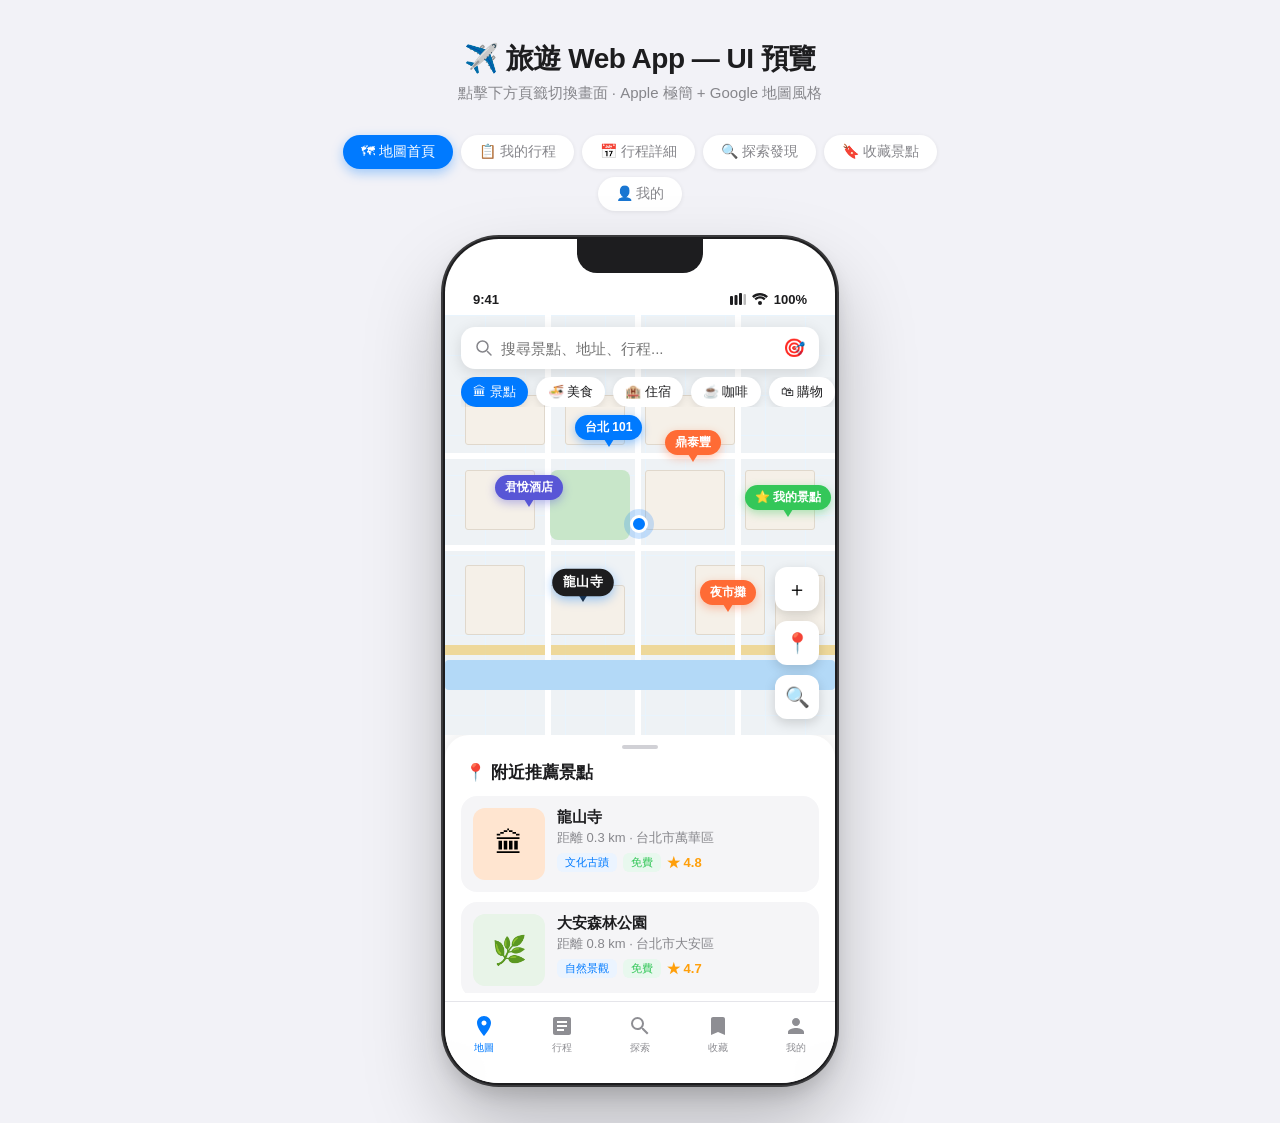
<file: index.html>
<!DOCTYPE html>
<html lang="zh-TW">
<head>
<meta charset="UTF-8">
<meta name="viewport" content="width=device-width, initial-scale=1.0">
<title>旅遊 Web App — UI 預覽</title>
<style>
  * { margin: 0; padding: 0; box-sizing: border-box; }

  body {
    font-family: -apple-system, BlinkMacSystemFont, 'SF Pro Display', 'Helvetica Neue', sans-serif;
    background: #F2F2F7;
    display: flex;
    flex-direction: column;
    align-items: center;
    min-height: 100vh;
    padding: 40px 20px;
  }

  /* ── Header ── */
  .page-header {
    text-align: center;
    margin-bottom: 32px;
  }
  .page-header h1 {
    font-size: 28px;
    font-weight: 700;
    color: #1D1D1F;
    letter-spacing: -0.5px;
  }
  .page-header p {
    font-size: 15px;
    color: #86868B;
    margin-top: 6px;
  }

  /* ── Screen Nav Tabs ── */
  .screen-tabs {
    display: flex;
    gap: 8px;
    flex-wrap: wrap;
    justify-content: center;
    margin-bottom: 28px;
    max-width: 680px;
  }
  .tab-btn {
    padding: 8px 18px;
    border-radius: 20px;
    border: none;
    font-size: 14px;
    font-weight: 500;
    cursor: pointer;
    background: #FFFFFF;
    color: #86868B;
    transition: all 0.2s;
    box-shadow: 0 1px 4px rgba(0,0,0,0.08);
  }
  .tab-btn.active {
    background: #007AFF;
    color: #FFFFFF;
    box-shadow: 0 4px 12px rgba(0,122,255,0.35);
  }

  /* ── Phone Frame ── */
  .phone-wrapper {
    perspective: 1000px;
  }
  .phone {
    width: 390px;
    height: 844px;
    background: #FFFFFF;
    border-radius: 54px;
    box-shadow:
      0 0 0 2px #1D1D1F,
      0 0 0 4px #3A3A3C,
      0 40px 80px rgba(0,0,0,0.25),
      0 10px 20px rgba(0,0,0,0.15);
    overflow: hidden;
    position: relative;
    display: flex;
    flex-direction: column;
  }

  /* Notch */
  .phone::before {
    content: '';
    position: absolute;
    top: 0; left: 50%;
    transform: translateX(-50%);
    width: 126px; height: 34px;
    background: #1D1D1F;
    border-radius: 0 0 20px 20px;
    z-index: 100;
  }

  /* Screen */
  .screen {
    display: none;
    flex: 1;
    flex-direction: column;
    overflow: hidden;
    padding-top: 48px;
  }
  .screen.active { display: flex; }

  /* ── Status Bar ── */
  .status-bar {
    display: flex;
    justify-content: space-between;
    align-items: center;
    padding: 0 28px 4px;
    font-size: 13px;
    font-weight: 600;
    color: #1D1D1F;
    height: 28px;
    flex-shrink: 0;
  }
  .status-right { display: flex; gap: 6px; align-items: center; }
  .status-right svg { width: 16px; height: 16px; }

  /* ── Scrollable Content ── */
  .scroll-content {
    flex: 1;
    overflow-y: auto;
    overflow-x: hidden;
  }
  .scroll-content::-webkit-scrollbar { display: none; }

  /* ── Bottom Nav ── */
  .bottom-nav {
    display: flex;
    background: rgba(255,255,255,0.92);
    backdrop-filter: blur(20px);
    border-top: 1px solid #E5E5EA;
    padding: 8px 0 24px;
    flex-shrink: 0;
  }
  .nav-item {
    flex: 1;
    display: flex;
    flex-direction: column;
    align-items: center;
    gap: 3px;
    cursor: pointer;
    padding: 4px 0;
  }
  .nav-item svg { width: 24px; height: 24px; }
  .nav-item span {
    font-size: 10px;
    font-weight: 500;
    color: #8E8E93;
  }
  .nav-item.active span { color: #007AFF; }
  .nav-item.active svg path, .nav-item.active svg rect, .nav-item.active svg circle {
    fill: #007AFF;
  }

  /* ────────────────────────────────
     SCREEN 1 — 地圖
  ──────────────────────────────── */
  .map-container {
    position: relative;
    height: 420px;
    flex-shrink: 0;
    background: #E8EAF0;
    overflow: hidden;
  }
  .map-bg {
    width: 100%; height: 100%;
    background:
      linear-gradient(#E8F4FD 1px, transparent 1px),
      linear-gradient(90deg, #E8F4FD 1px, transparent 1px),
      #EEF2F5;
    background-size: 40px 40px;
    position: relative;
  }
  /* Road lines */
  .map-road {
    position: absolute;
    background: #FFFFFF;
  }
  .map-road.h { height: 6px; width: 100%; }
  .map-road.v { width: 6px; height: 100%; }
  .map-road.h2 { height: 10px; width: 100%; background: #F0C040; opacity: 0.5; }
  /* Green parks */
  .map-park {
    position: absolute;
    background: #C8E6C9;
    border-radius: 8px;
  }
  /* Water */
  .map-water {
    position: absolute;
    background: #B3D9F7;
    border-radius: 4px;
  }
  /* Blocks */
  .map-block {
    position: absolute;
    background: #F5F0E8;
    border: 1px solid #E0D8CC;
    border-radius: 3px;
  }

  /* Map search bar */
  .map-search {
    position: absolute;
    top: 12px; left: 16px; right: 16px;
    z-index: 10;
    background: #FFFFFF;
    border-radius: 14px;
    padding: 10px 14px;
    display: flex;
    align-items: center;
    gap: 8px;
    box-shadow: 0 4px 16px rgba(0,0,0,0.12);
  }
  .map-search input {
    border: none; outline: none;
    font-size: 15px; color: #1D1D1F;
    flex: 1; background: transparent;
  }
  .map-search svg { width: 18px; height: 18px; flex-shrink: 0; }

  /* Category pills */
  .map-categories {
    position: absolute;
    top: 62px; left: 16px; right: 0;
    z-index: 10;
    display: flex;
    gap: 8px;
    overflow-x: auto;
    padding-right: 16px;
  }
  .map-categories::-webkit-scrollbar { display: none; }
  .cat-pill {
    display: flex; align-items: center; gap: 5px;
    background: #FFFFFF;
    border-radius: 20px;
    padding: 6px 12px;
    font-size: 13px; font-weight: 500;
    color: #1D1D1F;
    white-space: nowrap;
    box-shadow: 0 2px 8px rgba(0,0,0,0.1);
    flex-shrink: 0;
  }
  .cat-pill.selected { background: #007AFF; color: #FFF; }

  /* Map pins */
  .map-pin {
    position: absolute;
    display: flex;
    flex-direction: column;
    align-items: center;
    cursor: pointer;
    z-index: 5;
  }
  .pin-bubble {
    background: #007AFF;
    color: #FFF;
    border-radius: 20px;
    padding: 4px 10px;
    font-size: 12px;
    font-weight: 600;
    white-space: nowrap;
    box-shadow: 0 3px 10px rgba(0,122,255,0.4);
  }
  .pin-bubble.food { background: #FF6B35; box-shadow: 0 3px 10px rgba(255,107,53,0.4); }
  .pin-bubble.hotel { background: #5856D6; box-shadow: 0 3px 10px rgba(88,86,214,0.4); }
  .pin-bubble.saved { background: #34C759; box-shadow: 0 3px 10px rgba(52,199,89,0.4); }
  .pin-bubble.selected-pin {
    background: #1D1D1F;
    transform: scale(1.1);
  }
  .pin-tail {
    width: 0; height: 0;
    border-left: 5px solid transparent;
    border-right: 5px solid transparent;
    border-top: 8px solid #007AFF;
    margin-top: -1px;
  }
  .pin-tail.food { border-top-color: #FF6B35; }
  .pin-tail.hotel { border-top-color: #5856D6; }
  .pin-tail.saved { border-top-color: #34C759; }
  .pin-tail.selected-pin { border-top-color: #1D1D1F; }

  /* User location dot */
  .user-dot {
    position: absolute;
    width: 18px; height: 18px;
    background: #007AFF;
    border-radius: 50%;
    border: 3px solid #FFF;
    box-shadow: 0 0 0 6px rgba(0,122,255,0.2);
    z-index: 6;
  }

  /* Map FAB */
  .map-fab {
    position: absolute;
    right: 16px; bottom: 16px;
    z-index: 10;
    display: flex;
    flex-direction: column;
    gap: 10px;
  }
  .fab-btn {
    width: 44px; height: 44px;
    background: #FFFFFF;
    border-radius: 12px;
    display: flex; align-items: center; justify-content: center;
    box-shadow: 0 4px 12px rgba(0,0,0,0.15);
    cursor: pointer;
    font-size: 20px;
  }

  /* Bottom sheet */
  .bottom-sheet {
    background: #FFFFFF;
    border-radius: 24px 24px 0 0;
    flex: 1;
    padding: 0 0 8px;
    overflow: hidden;
    display: flex;
    flex-direction: column;
    box-shadow: 0 -4px 20px rgba(0,0,0,0.08);
  }
  .sheet-handle {
    width: 36px; height: 4px;
    background: #D1D1D6;
    border-radius: 2px;
    margin: 10px auto 12px;
    flex-shrink: 0;
  }
  .sheet-title {
    font-size: 17px; font-weight: 700;
    color: #1D1D1F;
    padding: 0 20px 12px;
    flex-shrink: 0;
  }
  .sheet-scroll {
    flex: 1;
    overflow-y: auto;
    padding: 0 16px;
  }
  .sheet-scroll::-webkit-scrollbar { display: none; }

  /* Spot card horizontal */
  .spot-card-h {
    display: flex;
    gap: 12px;
    padding: 12px;
    background: #F5F5F7;
    border-radius: 16px;
    margin-bottom: 10px;
    cursor: pointer;
    transition: transform 0.15s;
  }
  .spot-card-h:active { transform: scale(0.98); }
  .spot-thumb {
    width: 72px; height: 72px;
    border-radius: 12px;
    object-fit: cover;
    flex-shrink: 0;
    display: flex; align-items: center; justify-content: center;
    font-size: 28px;
  }
  .spot-info { flex: 1; min-width: 0; }
  .spot-name { font-size: 15px; font-weight: 600; color: #1D1D1F; }
  .spot-meta { font-size: 13px; color: #86868B; margin-top: 2px; }
  .spot-tags { display: flex; gap: 6px; margin-top: 6px; flex-wrap: wrap; }
  .spot-tag {
    font-size: 11px; font-weight: 500;
    padding: 2px 8px;
    border-radius: 6px;
    background: #E5E5EA;
    color: #3C3C43;
  }
  .spot-tag.blue { background: #EBF4FF; color: #007AFF; }
  .spot-tag.green { background: #E8F8EE; color: #34C759; }
  .spot-tag.orange { background: #FFF3EC; color: #FF6B35; }
  .spot-rating {
    font-size: 13px; font-weight: 600;
    color: #FF9F0A;
    display: flex; align-items: center; gap: 3px;
  }

  /* ────────────────────────────────
     SCREEN 2 — 行程列表
  ──────────────────────────────── */
  .screen-header {
    padding: 16px 20px 8px;
    flex-shrink: 0;
  }
  .screen-title {
    font-size: 28px; font-weight: 700;
    letter-spacing: -0.5px;
    color: #1D1D1F;
  }
  .screen-subtitle {
    font-size: 15px; color: #86868B;
    margin-top: 2px;
  }

  .trip-card {
    margin: 0 16px 16px;
    border-radius: 20px;
    overflow: hidden;
    background: #1D1D1F;
    cursor: pointer;
    transition: transform 0.2s;
    box-shadow: 0 8px 24px rgba(0,0,0,0.15);
  }
  .trip-card:active { transform: scale(0.98); }
  .trip-cover {
    height: 160px;
    display: flex; align-items: flex-end;
    padding: 16px;
    font-size: 60px;
    position: relative;
    overflow: hidden;
  }
  .trip-cover-japan { background: linear-gradient(135deg, #FF6B6B 0%, #FF8E53 100%); }
  .trip-cover-paris { background: linear-gradient(135deg, #8B5CF6 0%, #EC4899 100%); }
  .trip-cover-local { background: linear-gradient(135deg, #10B981 0%, #059669 100%); }
  .trip-cover-overlay {
    position: absolute; inset: 0;
    background: linear-gradient(to top, rgba(0,0,0,0.5), transparent);
  }
  .trip-cover-emoji {
    position: relative; z-index: 1; font-size: 48px; line-height: 1;
  }
  .trip-cover-badge {
    position: absolute; top: 14px; right: 14px; z-index: 2;
    background: rgba(255,255,255,0.25);
    backdrop-filter: blur(8px);
    border-radius: 20px;
    padding: 4px 12px;
    font-size: 12px; font-weight: 600;
    color: #FFF;
  }
  .trip-cover-badge.upcoming { background: rgba(52,199,89,0.85); }
  .trip-cover-badge.past { background: rgba(0,0,0,0.4); }
  .trip-info {
    padding: 16px;
    background: #FFFFFF;
  }
  .trip-name { font-size: 18px; font-weight: 700; color: #1D1D1F; }
  .trip-dates { font-size: 14px; color: #86868B; margin-top: 3px; }
  .trip-stats {
    display: flex; gap: 16px; margin-top: 12px;
    padding-top: 12px;
    border-top: 1px solid #F2F2F7;
  }
  .trip-stat { display: flex; align-items: center; gap: 5px; }
  .trip-stat span { font-size: 13px; color: #86868B; }
  .trip-stat strong { font-size: 13px; font-weight: 600; color: #1D1D1F; }

  /* Avatar stack */
  .avatars {
    display: flex; align-items: center;
    margin-left: auto;
  }
  .avatar {
    width: 24px; height: 24px;
    border-radius: 50%;
    border: 2px solid #FFF;
    margin-left: -8px;
    font-size: 12px;
    display: flex; align-items: center; justify-content: center;
    font-weight: 600; color: #FFF;
  }
  .av1 { background: #007AFF; margin-left: 0; }
  .av2 { background: #FF6B35; }
  .av3 { background: #34C759; }
  .av4 { background: #FF9F0A; }

  /* New trip button */
  .new-trip-btn {
    margin: 0 16px 16px;
    padding: 18px;
    border: 2px dashed #D1D1D6;
    border-radius: 20px;
    display: flex; align-items: center; justify-content: center; gap: 10px;
    cursor: pointer;
    color: #007AFF;
    font-size: 16px; font-weight: 600;
    transition: all 0.2s;
    background: #F5F5F7;
  }
  .new-trip-btn:hover { border-color: #007AFF; background: #EBF4FF; }

  /* ────────────────────────────────
     SCREEN 3 — 行程詳細
  ──────────────────────────────── */
  .detail-hero {
    height: 220px;
    background: linear-gradient(135deg, #FF6B6B 0%, #FF8E53 100%);
    position: relative;
    flex-shrink: 0;
    display: flex; align-items: flex-end;
    padding: 20px;
  }
  .detail-back {
    position: absolute; top: 52px; left: 16px;
    width: 36px; height: 36px;
    background: rgba(255,255,255,0.25);
    backdrop-filter: blur(8px);
    border-radius: 50%;
    display: flex; align-items: center; justify-content: center;
    cursor: pointer;
    font-size: 18px; color: #FFF;
  }
  .detail-title {
    font-size: 24px; font-weight: 700;
    color: #FFF;
    text-shadow: 0 2px 8px rgba(0,0,0,0.2);
    position: relative; z-index: 1;
  }
  .detail-subtitle {
    font-size: 14px; color: rgba(255,255,255,0.85);
    margin-top: 4px; position: relative; z-index: 1;
  }

  /* Day tabs */
  .day-tabs {
    display: flex;
    padding: 16px 16px 8px;
    gap: 8px;
    overflow-x: auto;
    flex-shrink: 0;
  }
  .day-tabs::-webkit-scrollbar { display: none; }
  .day-tab {
    display: flex; flex-direction: column; align-items: center;
    padding: 10px 16px;
    border-radius: 16px;
    cursor: pointer;
    flex-shrink: 0;
    background: #F5F5F7;
    min-width: 70px;
    transition: all 0.2s;
  }
  .day-tab.active { background: #1D1D1F; }
  .day-tab .day-num {
    font-size: 20px; font-weight: 700;
    color: #1D1D1F;
  }
  .day-tab.active .day-num { color: #FFF; }
  .day-tab .day-label {
    font-size: 11px; font-weight: 500;
    color: #86868B;
  }
  .day-tab.active .day-label { color: rgba(255,255,255,0.7); }
  .day-tab .weather-mini {
    font-size: 11px; margin-top: 4px;
    color: #86868B;
  }
  .day-tab.active .weather-mini { color: rgba(255,255,255,0.7); }

  /* Weather bar */
  .weather-bar {
    margin: 0 16px 12px;
    padding: 12px 16px;
    background: linear-gradient(135deg, #667EEA 0%, #764BA2 100%);
    border-radius: 16px;
    display: flex; align-items: center; gap: 12px;
    flex-shrink: 0;
  }
  .weather-icon { font-size: 28px; }
  .weather-info { flex: 1; }
  .weather-temp { font-size: 22px; font-weight: 700; color: #FFF; }
  .weather-desc { font-size: 13px; color: rgba(255,255,255,0.8); }
  .weather-detail {
    display: flex; flex-direction: column; align-items: flex-end;
    font-size: 12px; color: rgba(255,255,255,0.7);
  }

  /* Timeline */
  .timeline { padding: 0 16px 12px; }
  .tl-item {
    display: flex; gap: 12px;
    margin-bottom: 4px;
  }
  .tl-left {
    display: flex; flex-direction: column; align-items: center;
    width: 40px; flex-shrink: 0;
  }
  .tl-time { font-size: 11px; font-weight: 600; color: #86868B; margin-bottom: 4px; }
  .tl-dot {
    width: 12px; height: 12px;
    border-radius: 50%;
    background: #007AFF;
    border: 2px solid #FFF;
    box-shadow: 0 0 0 2px #007AFF;
    flex-shrink: 0;
  }
  .tl-dot.food { background: #FF6B35; box-shadow: 0 0 0 2px #FF6B35; }
  .tl-dot.hotel { background: #5856D6; box-shadow: 0 0 0 2px #5856D6; }
  .tl-line {
    width: 2px; background: #E5E5EA; flex: 1; margin: 2px 0;
    min-height: 20px;
  }
  .tl-card {
    flex: 1;
    background: #F5F5F7;
    border-radius: 16px;
    padding: 14px;
    margin-bottom: 10px;
    cursor: pointer;
    transition: transform 0.15s;
  }
  .tl-card:active { transform: scale(0.98); }
  .tl-card-header {
    display: flex; justify-content: space-between; align-items: flex-start;
  }
  .tl-card-name { font-size: 15px; font-weight: 600; color: #1D1D1F; }
  .tl-card-time { font-size: 13px; font-weight: 500; color: #86868B; }
  .tl-card-meta { font-size: 13px; color: #86868B; margin-top: 4px; }
  .tl-card-actions {
    display: flex; gap: 8px; margin-top: 10px;
  }
  .tl-action {
    font-size: 12px; font-weight: 500;
    color: #007AFF;
    background: #EBF4FF;
    padding: 4px 10px;
    border-radius: 8px;
  }

  /* Add activity button */
  .add-activity {
    margin: 8px 16px 12px;
    padding: 14px;
    border: 2px dashed #D1D1D6;
    border-radius: 16px;
    display: flex; align-items: center; justify-content: center; gap: 8px;
    color: #007AFF; font-size: 15px; font-weight: 600;
    cursor: pointer;
    background: #F5F5F7;
    flex-shrink: 0;
  }

  /* ────────────────────────────────
     SCREEN 4 — 探索
  ──────────────────────────────── */
  .explore-search {
    margin: 12px 16px;
    background: #F5F5F7;
    border-radius: 14px;
    padding: 11px 14px;
    display: flex; align-items: center; gap: 8px;
    flex-shrink: 0;
  }
  .explore-search span { font-size: 15px; color: #86868B; }

  .section-header {
    display: flex; justify-content: space-between; align-items: center;
    padding: 8px 20px 10px;
    flex-shrink: 0;
  }
  .section-label { font-size: 17px; font-weight: 700; color: #1D1D1F; }
  .section-more { font-size: 15px; color: #007AFF; font-weight: 500; }

  /* Destination grid */
  .dest-scroll {
    display: flex;
    gap: 12px;
    padding: 0 16px 16px;
    overflow-x: auto;
    flex-shrink: 0;
  }
  .dest-scroll::-webkit-scrollbar { display: none; }
  .dest-card {
    width: 140px;
    flex-shrink: 0;
    border-radius: 18px;
    overflow: hidden;
    background: #1D1D1F;
    cursor: pointer;
    transition: transform 0.2s;
    box-shadow: 0 4px 16px rgba(0,0,0,0.12);
  }
  .dest-card:active { transform: scale(0.95); }
  .dest-img {
    height: 100px;
    display: flex; align-items: center; justify-content: center;
    font-size: 48px;
    position: relative;
  }
  .dest-japan { background: linear-gradient(135deg, #FF6B6B, #FF8E53); }
  .dest-paris { background: linear-gradient(135deg, #8B5CF6, #EC4899); }
  .dest-bali { background: linear-gradient(135deg, #10B981, #059669); }
  .dest-ny { background: linear-gradient(135deg, #3B82F6, #1D4ED8); }
  .dest-info {
    padding: 10px 12px;
    background: #FFFFFF;
  }
  .dest-name { font-size: 14px; font-weight: 700; color: #1D1D1F; }
  .dest-count { font-size: 12px; color: #86868B; }

  /* Community trips */
  .comm-card {
    margin: 0 16px 12px;
    background: #F5F5F7;
    border-radius: 18px;
    overflow: hidden;
    cursor: pointer;
    transition: transform 0.15s;
  }
  .comm-card:active { transform: scale(0.98); }
  .comm-header {
    padding: 14px 14px 10px;
    display: flex; align-items: center; gap: 10px;
  }
  .comm-avatar {
    width: 36px; height: 36px;
    border-radius: 50%;
    display: flex; align-items: center; justify-content: center;
    font-size: 16px; font-weight: 700; color: #FFF;
    flex-shrink: 0;
  }
  .comm-user { font-size: 14px; font-weight: 600; color: #1D1D1F; }
  .comm-time { font-size: 12px; color: #86868B; }
  .comm-trip-cover {
    height: 120px;
    display: flex; align-items: center; justify-content: center;
    font-size: 52px;
  }
  .comm-footer {
    padding: 12px 14px;
    display: flex; justify-content: space-between; align-items: center;
    background: #FFFFFF;
  }
  .comm-title { font-size: 15px; font-weight: 600; color: #1D1D1F; }
  .comm-actions { display: flex; gap: 14px; }
  .comm-action { font-size: 13px; color: #86868B; display: flex; align-items: center; gap: 4px; }

  /* ────────────────────────────────
     SCREEN 5 — 收藏
  ──────────────────────────────── */
  .import-banner {
    margin: 12px 16px;
    padding: 16px;
    background: linear-gradient(135deg, #4285F4 0%, #34A853 100%);
    border-radius: 18px;
    display: flex; align-items: center; gap: 12px;
    cursor: pointer;
    flex-shrink: 0;
  }
  .import-icon { font-size: 28px; }
  .import-text { flex: 1; }
  .import-title { font-size: 15px; font-weight: 700; color: #FFF; }
  .import-sub { font-size: 13px; color: rgba(255,255,255,0.8); margin-top: 2px; }
  .import-arrow { color: #FFF; font-size: 20px; }

  .saved-section-header {
    padding: 16px 20px 8px;
    font-size: 13px; font-weight: 600;
    color: #86868B;
    text-transform: uppercase;
    letter-spacing: 0.5px;
    flex-shrink: 0;
  }

  .saved-spot {
    display: flex; align-items: center; gap: 12px;
    padding: 12px 16px;
    cursor: pointer;
    transition: background 0.15s;
    border-bottom: 1px solid #F2F2F7;
  }
  .saved-spot:active { background: #F5F5F7; }
  .saved-spot-icon {
    width: 52px; height: 52px;
    border-radius: 14px;
    display: flex; align-items: center; justify-content: center;
    font-size: 24px;
    flex-shrink: 0;
  }
  .saved-spot-name { font-size: 15px; font-weight: 600; color: #1D1D1F; }
  .saved-spot-meta { font-size: 13px; color: #86868B; margin-top: 2px; }
  .saved-spot-badge {
    margin-left: auto;
    font-size: 11px; font-weight: 600;
    padding: 3px 8px;
    border-radius: 8px;
    flex-shrink: 0;
  }
  .badge-google { background: #EBF4FF; color: #4285F4; }
  .badge-saved { background: #E8F8EE; color: #34C759; }

  /* ────────────────────────────────
     SCREEN 6 — 我的
  ──────────────────────────────── */
  .profile-header {
    padding: 20px 20px 0;
    display: flex; flex-direction: column; align-items: center;
    flex-shrink: 0;
  }
  .profile-avatar {
    width: 80px; height: 80px;
    border-radius: 50%;
    background: linear-gradient(135deg, #007AFF, #5856D6);
    display: flex; align-items: center; justify-content: center;
    font-size: 36px; color: #FFF; font-weight: 700;
    box-shadow: 0 8px 24px rgba(0,122,255,0.3);
  }
  .profile-name { font-size: 22px; font-weight: 700; color: #1D1D1F; margin-top: 12px; }
  .profile-email { font-size: 14px; color: #86868B; margin-top: 4px; }
  .profile-google-badge {
    margin-top: 8px;
    display: flex; align-items: center; gap: 6px;
    background: #F5F5F7;
    border-radius: 20px;
    padding: 5px 12px;
    font-size: 13px; font-weight: 500; color: #3C3C43;
  }

  .stats-row {
    display: flex;
    margin: 20px 16px;
    background: #F5F5F7;
    border-radius: 18px;
    overflow: hidden;
    flex-shrink: 0;
  }
  .stat-box {
    flex: 1;
    padding: 16px 8px;
    display: flex; flex-direction: column; align-items: center;
    border-right: 1px solid #E5E5EA;
  }
  .stat-box:last-child { border-right: none; }
  .stat-box .num { font-size: 24px; font-weight: 700; color: #1D1D1F; }
  .stat-box .lbl { font-size: 12px; color: #86868B; margin-top: 2px; }

  .menu-section { flex-shrink: 0; }
  .menu-group {
    margin: 0 16px 12px;
    background: #F5F5F7;
    border-radius: 18px;
    overflow: hidden;
  }
  .menu-item {
    display: flex; align-items: center; gap: 12px;
    padding: 14px 16px;
    border-bottom: 1px solid #E5E5EA;
    cursor: pointer;
    transition: background 0.15s;
  }
  .menu-item:last-child { border-bottom: none; }
  .menu-item:active { background: #EBEBF0; }
  .menu-icon {
    width: 32px; height: 32px;
    border-radius: 8px;
    display: flex; align-items: center; justify-content: center;
    font-size: 16px;
    flex-shrink: 0;
  }
  .menu-label { font-size: 16px; font-weight: 500; color: #1D1D1F; flex: 1; }
  .menu-arrow { color: #C7C7CC; font-size: 14px; }
  .menu-value { font-size: 15px; color: #86868B; margin-right: 4px; }

  /* Google sign in */
  .google-signin {
    margin: 20px 16px;
    padding: 16px;
    background: #FFFFFF;
    border: 1.5px solid #E5E5EA;
    border-radius: 18px;
    display: flex; align-items: center; gap: 12px;
    cursor: pointer;
    box-shadow: 0 4px 16px rgba(0,0,0,0.06);
    flex-shrink: 0;
  }
  .google-logo { font-size: 24px; }
  .google-text { flex: 1; }
  .google-title { font-size: 16px; font-weight: 700; color: #1D1D1F; }
  .google-sub { font-size: 13px; color: #86868B; margin-top: 2px; }
  .google-btn {
    background: #007AFF;
    color: #FFF;
    border-radius: 12px;
    padding: 8px 16px;
    font-size: 14px; font-weight: 600;
  }

  /* Responsive */
  @media (max-width: 440px) {
    .phone { width: 100vw; height: 100svh; border-radius: 0; }
    body { padding: 0; }
    .page-header, .screen-tabs { display: none; }
  }
</style>
</head>
<body>

<div class="page-header">
  <h1>✈️ 旅遊 Web App — UI 預覽</h1>
  <p>點擊下方頁籤切換畫面 · Apple 極簡 + Google 地圖風格</p>
</div>

<!-- Screen tabs -->
<div class="screen-tabs">
  <button class="tab-btn active" onclick="showScreen('map')">🗺 地圖首頁</button>
  <button class="tab-btn" onclick="showScreen('trips')">📋 我的行程</button>
  <button class="tab-btn" onclick="showScreen('detail')">📅 行程詳細</button>
  <button class="tab-btn" onclick="showScreen('explore')">🔍 探索發現</button>
  <button class="tab-btn" onclick="showScreen('saved')">🔖 收藏景點</button>
  <button class="tab-btn" onclick="showScreen('profile')">👤 我的</button>
</div>

<!-- Phone -->
<div class="phone-wrapper">
<div class="phone">

  <!-- ═══════════════ SCREEN 1: MAP ═══════════════ -->
  <div class="screen active" id="screen-map">
    <div class="status-bar">
      <span>9:41</span>
      <div class="status-right">
        <svg viewBox="0 0 16 12" fill="#1D1D1F"><rect x="0" y="3" width="3" height="9" rx="1"/><rect x="4.5" y="2" width="3" height="10" rx="1"/><rect x="9" y="0" width="3" height="12" rx="1"/><rect x="13.5" y="1" width="2.5" height="11" rx="1" opacity="0.3"/></svg>
        <svg viewBox="0 0 16 12" fill="#1D1D1F"><path d="M8 2.4C5.6 2.4 3.4 3.4 1.8 5L0 3.2C2.2 1.2 5 0 8 0s5.8 1.2 8 3.2L14.2 5C12.6 3.4 10.4 2.4 8 2.4z"/><path d="M8 5.6c-1.6 0-3 .6-4 1.6L2.4 5.6C3.8 4.2 5.8 3.2 8 3.2s4.2 1 5.6 2.4L12 7.2C11 6.2 9.6 5.6 8 5.6z"/><circle cx="8" cy="10" r="2"/></svg>
        <span style="font-size:13px;font-weight:600">100%</span>
      </div>
    </div>

    <!-- Map -->
    <div class="map-container">
      <div class="map-bg">
        <!-- Blocks -->
        <div class="map-block" style="left:20px;top:80px;width:80px;height:50px"></div>
        <div class="map-block" style="left:120px;top:80px;width:60px;height:50px"></div>
        <div class="map-block" style="left:200px;top:80px;width:90px;height:50px"></div>
        <div class="map-block" style="left:20px;top:155px;width:70px;height:60px"></div>
        <div class="map-block" style="left:200px;top:155px;width:80px;height:60px"></div>
        <div class="map-block" style="left:300px;top:155px;width:70px;height:60px"></div>
        <div class="map-block" style="left:20px;top:250px;width:60px;height:70px"></div>
        <div class="map-block" style="left:100px;top:270px;width:80px;height:50px"></div>
        <div class="map-block" style="left:250px;top:250px;width:70px;height:70px"></div>
        <div class="map-block" style="left:330px;top:260px;width:50px;height:60px"></div>
        <!-- Roads -->
        <div class="map-road h" style="top:138px"></div>
        <div class="map-road h" style="top:230px"></div>
        <div class="map-road h2" style="top:330px"></div>
        <div class="map-road v" style="left:100px"></div>
        <div class="map-road v" style="left:190px"></div>
        <div class="map-road v" style="left:290px"></div>
        <!-- Park -->
        <div class="map-park" style="left:105px;top:155px;width:80px;height:70px"></div>
        <!-- Water -->
        <div class="map-water" style="left:0;top:345px;width:390px;height:30px"></div>
      </div>

      <!-- Search bar -->
      <div class="map-search">
        <svg viewBox="0 0 18 18" fill="none">
          <circle cx="7.5" cy="7.5" r="5.5" stroke="#86868B" stroke-width="1.5"/>
          <path d="M16 16l-3.5-3.5" stroke="#86868B" stroke-width="1.5" stroke-linecap="round"/>
        </svg>
        <input placeholder="搜尋景點、地址、行程..." readonly>
        <span style="font-size:18px">🎯</span>
      </div>

      <!-- Category pills -->
      <div class="map-categories">
        <div class="cat-pill selected">🏛 景點</div>
        <div class="cat-pill">🍜 美食</div>
        <div class="cat-pill">🏨 住宿</div>
        <div class="cat-pill">☕️ 咖啡</div>
        <div class="cat-pill">🛍 購物</div>
        <div class="cat-pill">🌿 自然</div>
      </div>

      <!-- Map pins -->
      <div class="map-pin" style="left:130px;top:100px">
        <div class="pin-bubble">台北 101</div>
        <div class="pin-tail"></div>
      </div>
      <div class="map-pin" style="left:220px;top:115px">
        <div class="pin-bubble food">鼎泰豐</div>
        <div class="pin-tail food"></div>
      </div>
      <div class="map-pin" style="left:50px;top:160px">
        <div class="pin-bubble hotel">君悅酒店</div>
        <div class="pin-tail hotel"></div>
      </div>
      <div class="map-pin" style="left:300px;top:170px">
        <div class="pin-bubble saved">⭐ 我的景點</div>
        <div class="pin-tail saved"></div>
      </div>
      <div class="map-pin" style="left:110px;top:255px">
        <div class="pin-bubble selected-pin">龍山寺</div>
        <div class="pin-tail selected-pin"></div>
      </div>
      <div class="map-pin" style="left:255px;top:265px">
        <div class="pin-bubble food">夜市攤</div>
        <div class="pin-tail food"></div>
      </div>

      <!-- User location -->
      <div class="user-dot" style="left:185px;top:200px"></div>

      <!-- FAB -->
      <div class="map-fab">
        <div class="fab-btn">＋</div>
        <div class="fab-btn">📍</div>
        <div class="fab-btn">🔍</div>
      </div>
    </div>

    <!-- Bottom sheet -->
    <div class="bottom-sheet">
      <div class="sheet-handle"></div>
      <div class="sheet-title">📍 附近推薦景點</div>
      <div class="sheet-scroll">
        <div class="spot-card-h">
          <div class="spot-thumb" style="background:#FFE5D0">🏛</div>
          <div class="spot-info">
            <div class="spot-name">龍山寺</div>
            <div class="spot-meta">距離 0.3 km · 台北市萬華區</div>
            <div class="spot-tags">
              <span class="spot-tag blue">文化古蹟</span>
              <span class="spot-tag green">免費</span>
              <div class="spot-rating">★ 4.8</div>
            </div>
          </div>
        </div>
        <div class="spot-card-h">
          <div class="spot-thumb" style="background:#E8F4E8">🌿</div>
          <div class="spot-info">
            <div class="spot-name">大安森林公園</div>
            <div class="spot-meta">距離 0.8 km · 台北市大安區</div>
            <div class="spot-tags">
              <span class="spot-tag blue">自然景觀</span>
              <span class="spot-tag green">免費</span>
              <div class="spot-rating">★ 4.7</div>
            </div>
          </div>
        </div>
        <div class="spot-card-h">
          <div class="spot-thumb" style="background:#E5EEFF">🗼</div>
          <div class="spot-info">
            <div class="spot-name">台北 101 觀景台</div>
            <div class="spot-meta">距離 1.2 km · 台北市信義區</div>
            <div class="spot-tags">
              <span class="spot-tag orange">必去景點</span>
              <div class="spot-rating">★ 4.6</div>
            </div>
          </div>
        </div>
      </div>
    </div>

    <!-- Bottom Nav -->
    <div class="bottom-nav">
      <div class="nav-item active" onclick="showScreen('map')">
        <svg viewBox="0 0 24 24"><path d="M12 2C8.13 2 5 5.13 5 9c0 5.25 7 13 7 13s7-7.75 7-13c0-3.87-3.13-7-7-7zm0 9.5c-1.38 0-2.5-1.12-2.5-2.5s1.12-2.5 2.5-2.5 2.5 1.12 2.5 2.5-1.12 2.5-2.5 2.5z" fill="#007AFF"/></svg>
        <span style="color:#007AFF">地圖</span>
      </div>
      <div class="nav-item" onclick="showScreen('trips')">
        <svg viewBox="0 0 24 24"><path d="M19 3H5c-1.1 0-2 .9-2 2v14c0 1.1.9 2 2 2h14c1.1 0 2-.9 2-2V5c0-1.1-.9-2-2-2zm-5 14H7v-2h7v2zm3-4H7v-2h10v2zm0-4H7V7h10v2z" fill="#8E8E93"/></svg>
        <span>行程</span>
      </div>
      <div class="nav-item" onclick="showScreen('explore')">
        <svg viewBox="0 0 24 24"><path d="M15.5 14h-.79l-.28-.27A6.471 6.471 0 0 0 16 9.5 6.5 6.5 0 1 0 9.5 16c1.61 0 3.09-.59 4.23-1.57l.27.28v.79l5 4.99L20.49 19l-4.99-5zm-6 0C7.01 14 5 11.99 5 9.5S7.01 5 9.5 5 14 7.01 14 9.5 11.99 14 9.5 14z" fill="#8E8E93"/></svg>
        <span>探索</span>
      </div>
      <div class="nav-item" onclick="showScreen('saved')">
        <svg viewBox="0 0 24 24"><path d="M17 3H7c-1.1 0-1.99.9-1.99 2L5 21l7-3 7 3V5c0-1.1-.9-2-2-2z" fill="#8E8E93"/></svg>
        <span>收藏</span>
      </div>
      <div class="nav-item" onclick="showScreen('profile')">
        <svg viewBox="0 0 24 24"><path d="M12 12c2.21 0 4-1.79 4-4s-1.79-4-4-4-4 1.79-4 4 1.79 4 4 4zm0 2c-2.67 0-8 1.34-8 4v2h16v-2c0-2.66-5.33-4-8-4z" fill="#8E8E93"/></svg>
        <span>我的</span>
      </div>
    </div>
  </div>

  <!-- ═══════════════ SCREEN 2: TRIPS ═══════════════ -->
  <div class="screen" id="screen-trips">
    <div class="status-bar">
      <span>9:41</span>
      <div class="status-right">
        <span style="font-size:13px;font-weight:600">100%</span>
      </div>
    </div>
    <div class="screen-header" style="flex-shrink:0">
      <div class="screen-title">我的行程</div>
      <div class="screen-subtitle">3 個旅程 · 共 18 天</div>
    </div>
    <div class="scroll-content" style="padding-top:8px">
      <!-- Trip 1 -->
      <div class="trip-card" onclick="showScreen('detail')">
        <div class="trip-cover trip-cover-japan">
          <div class="trip-cover-overlay"></div>
          <div class="trip-cover-emoji">🗾</div>
          <div class="trip-cover-badge upcoming">即將出發</div>
        </div>
        <div class="trip-info">
          <div class="trip-name">東京 × 大阪 11 日</div>
          <div class="trip-dates">2026年 5月 15日 — 5月 25日</div>
          <div class="trip-stats">
            <div class="trip-stat"><span>📍</span><strong>24</strong><span> 個景點</span></div>
            <div class="trip-stat"><span>📅</span><strong>11</strong><span> 天</span></div>
            <div class="avatars">
              <div class="avatar av1">王</div>
              <div class="avatar av2">李</div>
              <div class="avatar av3">+3</div>
            </div>
          </div>
        </div>
      </div>

      <!-- Trip 2 -->
      <div class="trip-card">
        <div class="trip-cover trip-cover-paris">
          <div class="trip-cover-overlay"></div>
          <div class="trip-cover-emoji">🗼</div>
          <div class="trip-cover-badge">計畫中</div>
        </div>
        <div class="trip-info">
          <div class="trip-name">巴黎 × 南法 7 日</div>
          <div class="trip-dates">2026年 8月 1日 — 8月 7日</div>
          <div class="trip-stats">
            <div class="trip-stat"><span>📍</span><strong>12</strong><span> 個景點</span></div>
            <div class="trip-stat"><span>📅</span><strong>7</strong><span> 天</span></div>
            <div class="avatars">
              <div class="avatar av1">王</div>
              <div class="avatar av4">陳</div>
            </div>
          </div>
        </div>
      </div>

      <!-- Trip 3 -->
      <div class="trip-card">
        <div class="trip-cover trip-cover-local">
          <div class="trip-cover-overlay"></div>
          <div class="trip-cover-emoji">🏯</div>
          <div class="trip-cover-badge past">已完成</div>
        </div>
        <div class="trip-info">
          <div class="trip-name">台南 × 墾丁 4 日</div>
          <div class="trip-dates">2026年 3月 20日 — 3月 23日</div>
          <div class="trip-stats">
            <div class="trip-stat"><span>📍</span><strong>18</strong><span> 個景點</span></div>
            <div class="trip-stat"><span>📅</span><strong>4</strong><span> 天</span></div>
            <div class="avatars">
              <div class="avatar av1">王</div>
              <div class="avatar av2">李</div>
              <div class="avatar av3">張</div>
              <div class="avatar av4">+2</div>
            </div>
          </div>
        </div>
      </div>

      <!-- New trip -->
      <div class="new-trip-btn">
        <span style="font-size:22px">＋</span>
        建立新行程
      </div>
    </div>

    <div class="bottom-nav">
      <div class="nav-item" onclick="showScreen('map')">
        <svg viewBox="0 0 24 24"><path d="M12 2C8.13 2 5 5.13 5 9c0 5.25 7 13 7 13s7-7.75 7-13c0-3.87-3.13-7-7-7zm0 9.5c-1.38 0-2.5-1.12-2.5-2.5s1.12-2.5 2.5-2.5 2.5 1.12 2.5 2.5-1.12 2.5-2.5 2.5z" fill="#8E8E93"/></svg>
        <span>地圖</span>
      </div>
      <div class="nav-item active" onclick="showScreen('trips')">
        <svg viewBox="0 0 24 24"><path d="M19 3H5c-1.1 0-2 .9-2 2v14c0 1.1.9 2 2 2h14c1.1 0 2-.9 2-2V5c0-1.1-.9-2-2-2zm-5 14H7v-2h7v2zm3-4H7v-2h10v2zm0-4H7V7h10v2z" fill="#007AFF"/></svg>
        <span style="color:#007AFF">行程</span>
      </div>
      <div class="nav-item" onclick="showScreen('explore')">
        <svg viewBox="0 0 24 24"><path d="M15.5 14h-.79l-.28-.27A6.471 6.471 0 0 0 16 9.5 6.5 6.5 0 1 0 9.5 16c1.61 0 3.09-.59 4.23-1.57l.27.28v.79l5 4.99L20.49 19l-4.99-5zm-6 0C7.01 14 5 11.99 5 9.5S7.01 5 9.5 5 14 7.01 14 9.5 11.99 14 9.5 14z" fill="#8E8E93"/></svg>
        <span>探索</span>
      </div>
      <div class="nav-item" onclick="showScreen('saved')">
        <svg viewBox="0 0 24 24"><path d="M17 3H7c-1.1 0-1.99.9-1.99 2L5 21l7-3 7 3V5c0-1.1-.9-2-2-2z" fill="#8E8E93"/></svg>
        <span>收藏</span>
      </div>
      <div class="nav-item" onclick="showScreen('profile')">
        <svg viewBox="0 0 24 24"><path d="M12 12c2.21 0 4-1.79 4-4s-1.79-4-4-4-4 1.79-4 4 1.79 4 4 4zm0 2c-2.67 0-8 1.34-8 4v2h16v-2c0-2.66-5.33-4-8-4z" fill="#8E8E93"/></svg>
        <span>我的</span>
      </div>
    </div>
  </div>

  <!-- ═══════════════ SCREEN 3: TRIP DETAIL ═══════════════ -->
  <div class="screen" id="screen-detail">
    <div class="status-bar">
      <span>9:41</span>
      <div class="status-right"><span style="font-size:13px;font-weight:600">100%</span></div>
    </div>
    <div class="detail-hero" style="padding-top:0">
      <div class="detail-back" onclick="showScreen('trips')">←</div>
      <div>
        <div class="detail-title">🗾 東京 × 大阪 11 日</div>
        <div class="detail-subtitle">2026年 5月 15日 — 5月 25日 · 5 人同行</div>
      </div>
    </div>

    <!-- Day tabs -->
    <div class="day-tabs">
      <div class="day-tab active">
        <span class="day-num">15</span>
        <span class="day-label">D1 五</span>
        <span class="weather-mini">⛅ 22°</span>
      </div>
      <div class="day-tab">
        <span class="day-num">16</span>
        <span class="day-label">D2 六</span>
        <span class="weather-mini">☀️ 25°</span>
      </div>
      <div class="day-tab">
        <span class="day-num">17</span>
        <span class="day-label">D3 日</span>
        <span class="weather-mini">🌧 18°</span>
      </div>
      <div class="day-tab">
        <span class="day-num">18</span>
        <span class="day-label">D4 一</span>
        <span class="weather-mini">⛅ 21°</span>
      </div>
      <div class="day-tab">
        <span class="day-num">19</span>
        <span class="day-label">D5 二</span>
        <span class="weather-mini">☀️ 26°</span>
      </div>
    </div>

    <div class="scroll-content">
      <!-- Weather -->
      <div class="weather-bar">
        <div class="weather-icon">⛅</div>
        <div class="weather-info">
          <div class="weather-temp">22°C</div>
          <div class="weather-desc">多雲 · 東京都</div>
        </div>
        <div class="weather-detail">
          <span>💧 68%</span>
          <span>💨 12km/h</span>
        </div>
      </div>

      <!-- Timeline -->
      <div class="timeline">
        <div class="tl-item">
          <div class="tl-left">
            <div class="tl-time">09:00</div>
            <div class="tl-dot"></div>
            <div class="tl-line"></div>
          </div>
          <div class="tl-card">
            <div class="tl-card-header">
              <div class="tl-card-name">🛬 抵達成田機場</div>
              <div class="tl-card-time">60 分鐘</div>
            </div>
            <div class="tl-card-meta">入境 · 換 Suica · 搭 NEX 入市區</div>
            <div class="tl-card-actions">
              <span class="tl-action">🗺 地圖</span>
              <span class="tl-action">📝 備註</span>
            </div>
          </div>
        </div>

        <div class="tl-item">
          <div class="tl-left">
            <div class="tl-time">12:00</div>
            <div class="tl-dot food"></div>
            <div class="tl-line"></div>
          </div>
          <div class="tl-card">
            <div class="tl-card-header">
              <div class="tl-card-name">🍜 一蘭拉麵 銀座店</div>
              <div class="tl-card-time">60 分鐘</div>
            </div>
            <div class="tl-card-meta">美食 · ¥1,200 / 人 · 預估花費 ¥6,000</div>
            <div class="tl-card-actions">
              <span class="tl-action">🗺 導航</span>
              <span class="tl-action">📋 訂位</span>
              <span class="tl-action">💰 記帳</span>
            </div>
          </div>
        </div>

        <div class="tl-item">
          <div class="tl-left">
            <div class="tl-time">14:00</div>
            <div class="tl-dot"></div>
            <div class="tl-line"></div>
          </div>
          <div class="tl-card">
            <div class="tl-card-header">
              <div class="tl-card-name">🏛 淺草寺 · 仲見世通</div>
              <div class="tl-card-time">120 分鐘</div>
            </div>
            <div class="tl-card-meta">景點 · 免費入場 · 東京都台東區</div>
            <div class="tl-card-actions">
              <span class="tl-action">🗺 地圖</span>
              <span class="tl-action">📸 相片</span>
            </div>
          </div>
        </div>

        <div class="tl-item">
          <div class="tl-left">
            <div class="tl-time">20:00</div>
            <div class="tl-dot hotel"></div>
            <div class="tl-line" style="display:none"></div>
          </div>
          <div class="tl-card">
            <div class="tl-card-header">
              <div class="tl-card-name">🏨 新宿 Prince Hotel</div>
              <div class="tl-card-time">入住</div>
            </div>
            <div class="tl-card-meta">住宿 · ¥12,000 / 晚 · 4 晚</div>
            <div class="tl-card-actions">
              <span class="tl-action">🗺 導航</span>
              <span class="tl-action">📋 確認訂單</span>
            </div>
          </div>
        </div>
      </div>

      <div class="add-activity">＋ 新增行程項目</div>
    </div>

    <div class="bottom-nav">
      <div class="nav-item" onclick="showScreen('map')">
        <svg viewBox="0 0 24 24"><path d="M12 2C8.13 2 5 5.13 5 9c0 5.25 7 13 7 13s7-7.75 7-13c0-3.87-3.13-7-7-7zm0 9.5c-1.38 0-2.5-1.12-2.5-2.5s1.12-2.5 2.5-2.5 2.5 1.12 2.5 2.5-1.12 2.5-2.5 2.5z" fill="#8E8E93"/></svg>
        <span>地圖</span>
      </div>
      <div class="nav-item active">
        <svg viewBox="0 0 24 24"><path d="M19 3H5c-1.1 0-2 .9-2 2v14c0 1.1.9 2 2 2h14c1.1 0 2-.9 2-2V5c0-1.1-.9-2-2-2zm-5 14H7v-2h7v2zm3-4H7v-2h10v2zm0-4H7V7h10v2z" fill="#007AFF"/></svg>
        <span style="color:#007AFF">行程</span>
      </div>
      <div class="nav-item" onclick="showScreen('explore')">
        <svg viewBox="0 0 24 24"><path d="M15.5 14h-.79l-.28-.27A6.471 6.471 0 0 0 16 9.5 6.5 6.5 0 1 0 9.5 16c1.61 0 3.09-.59 4.23-1.57l.27.28v.79l5 4.99L20.49 19l-4.99-5zm-6 0C7.01 14 5 11.99 5 9.5S7.01 5 9.5 5 14 7.01 14 9.5 11.99 14 9.5 14z" fill="#8E8E93"/></svg>
        <span>探索</span>
      </div>
      <div class="nav-item" onclick="showScreen('saved')">
        <svg viewBox="0 0 24 24"><path d="M17 3H7c-1.1 0-1.99.9-1.99 2L5 21l7-3 7 3V5c0-1.1-.9-2-2-2z" fill="#8E8E93"/></svg>
        <span>收藏</span>
      </div>
      <div class="nav-item" onclick="showScreen('profile')">
        <svg viewBox="0 0 24 24"><path d="M12 12c2.21 0 4-1.79 4-4s-1.79-4-4-4-4 1.79-4 4 1.79 4 4 4zm0 2c-2.67 0-8 1.34-8 4v2h16v-2c0-2.66-5.33-4-8-4z" fill="#8E8E93"/></svg>
        <span>我的</span>
      </div>
    </div>
  </div>

  <!-- ═══════════════ SCREEN 4: EXPLORE ═══════════════ -->
  <div class="screen" id="screen-explore">
    <div class="status-bar">
      <span>9:41</span>
      <div class="status-right"><span style="font-size:13px;font-weight:600">100%</span></div>
    </div>
    <div class="screen-header" style="flex-shrink:0">
      <div class="screen-title">探索發現</div>
    </div>
    <div class="explore-search">
      <svg width="18" height="18" viewBox="0 0 18 18" fill="none">
        <circle cx="7.5" cy="7.5" r="5.5" stroke="#86868B" stroke-width="1.5"/>
        <path d="M16 16l-3.5-3.5" stroke="#86868B" stroke-width="1.5" stroke-linecap="round"/>
      </svg>
      <span>搜尋目的地、行程、景點...</span>
    </div>

    <div class="scroll-content">
      <div class="section-header">
        <span class="section-label">🔥 熱門目的地</span>
        <span class="section-more">查看全部</span>
      </div>
      <div class="dest-scroll">
        <div class="dest-card">
          <div class="dest-img dest-japan">🗾</div>
          <div class="dest-info">
            <div class="dest-name">日本</div>
            <div class="dest-count">2,841 篇行程</div>
          </div>
        </div>
        <div class="dest-card">
          <div class="dest-img dest-paris">🗼</div>
          <div class="dest-info">
            <div class="dest-name">法國</div>
            <div class="dest-count">1,203 篇行程</div>
          </div>
        </div>
        <div class="dest-card">
          <div class="dest-img dest-bali">🌴</div>
          <div class="dest-info">
            <div class="dest-name">峇里島</div>
            <div class="dest-count">987 篇行程</div>
          </div>
        </div>
        <div class="dest-card">
          <div class="dest-img dest-ny">🗽</div>
          <div class="dest-info">
            <div class="dest-name">美國</div>
            <div class="dest-count">1,567 篇行程</div>
          </div>
        </div>
      </div>

      <div class="section-header">
        <span class="section-label">👥 大家的行程</span>
        <span class="section-more">更多</span>
      </div>

      <div class="comm-card">
        <div class="comm-header">
          <div class="comm-avatar" style="background:#FF6B35">小</div>
          <div>
            <div class="comm-user">小美 Mei</div>
            <div class="comm-time">3 天前 · 東京</div>
          </div>
          <div style="margin-left:auto;font-size:13px;color:#007AFF;font-weight:500">+ 加入收藏</div>
        </div>
        <div class="comm-trip-cover dest-japan">🌸</div>
        <div class="comm-footer">
          <div>
            <div class="comm-title">東京賞櫻 7 日完全攻略</div>
            <div style="font-size:12px;color:#86868B;margin-top:3px">14 個景點 · 預算 ¥80,000</div>
          </div>
          <div class="comm-actions">
            <span class="comm-action">❤️ 284</span>
            <span class="comm-action">💬 32</span>
          </div>
        </div>
      </div>

      <div class="comm-card">
        <div class="comm-header">
          <div class="comm-avatar" style="background:#5856D6">阿</div>
          <div>
            <div class="comm-user">阿哲 Zhe</div>
            <div class="comm-time">1 週前 · 巴黎</div>
          </div>
          <div style="margin-left:auto;font-size:13px;color:#007AFF;font-weight:500">+ 加入收藏</div>
        </div>
        <div class="comm-trip-cover dest-paris">🥐</div>
        <div class="comm-footer">
          <div>
            <div class="comm-title">巴黎 × 南法 浪漫 10 日</div>
            <div style="font-size:12px;color:#86868B;margin-top:3px">20 個景點 · 預算 €2,500</div>
          </div>
          <div class="comm-actions">
            <span class="comm-action">❤️ 156</span>
            <span class="comm-action">💬 18</span>
          </div>
        </div>
      </div>
    </div>

    <div class="bottom-nav">
      <div class="nav-item" onclick="showScreen('map')">
        <svg viewBox="0 0 24 24"><path d="M12 2C8.13 2 5 5.13 5 9c0 5.25 7 13 7 13s7-7.75 7-13c0-3.87-3.13-7-7-7zm0 9.5c-1.38 0-2.5-1.12-2.5-2.5s1.12-2.5 2.5-2.5 2.5 1.12 2.5 2.5-1.12 2.5-2.5 2.5z" fill="#8E8E93"/></svg>
        <span>地圖</span>
      </div>
      <div class="nav-item" onclick="showScreen('trips')">
        <svg viewBox="0 0 24 24"><path d="M19 3H5c-1.1 0-2 .9-2 2v14c0 1.1.9 2 2 2h14c1.1 0 2-.9 2-2V5c0-1.1-.9-2-2-2zm-5 14H7v-2h7v2zm3-4H7v-2h10v2zm0-4H7V7h10v2z" fill="#8E8E93"/></svg>
        <span>行程</span>
      </div>
      <div class="nav-item active" onclick="showScreen('explore')">
        <svg viewBox="0 0 24 24"><path d="M15.5 14h-.79l-.28-.27A6.471 6.471 0 0 0 16 9.5 6.5 6.5 0 1 0 9.5 16c1.61 0 3.09-.59 4.23-1.57l.27.28v.79l5 4.99L20.49 19l-4.99-5zm-6 0C7.01 14 5 11.99 5 9.5S7.01 5 9.5 5 14 7.01 14 9.5 11.99 14 9.5 14z" fill="#007AFF"/></svg>
        <span style="color:#007AFF">探索</span>
      </div>
      <div class="nav-item" onclick="showScreen('saved')">
        <svg viewBox="0 0 24 24"><path d="M17 3H7c-1.1 0-1.99.9-1.99 2L5 21l7-3 7 3V5c0-1.1-.9-2-2-2z" fill="#8E8E93"/></svg>
        <span>收藏</span>
      </div>
      <div class="nav-item" onclick="showScreen('profile')">
        <svg viewBox="0 0 24 24"><path d="M12 12c2.21 0 4-1.79 4-4s-1.79-4-4-4-4 1.79-4 4 1.79 4 4 4zm0 2c-2.67 0-8 1.34-8 4v2h16v-2c0-2.66-5.33-4-8-4z" fill="#8E8E93"/></svg>
        <span>我的</span>
      </div>
    </div>
  </div>

  <!-- ═══════════════ SCREEN 5: SAVED ═══════════════ -->
  <div class="screen" id="screen-saved">
    <div class="status-bar">
      <span>9:41</span>
      <div class="status-right"><span style="font-size:13px;font-weight:600">100%</span></div>
    </div>
    <div class="screen-header" style="flex-shrink:0">
      <div class="screen-title">收藏景點</div>
      <div class="screen-subtitle">8 個景點已收藏</div>
    </div>

    <!-- Import Google My Maps banner -->
    <div class="import-banner">
      <div class="import-icon">🗺</div>
      <div class="import-text">
        <div class="import-title">匯入 Google My Maps</div>
        <div class="import-sub">一鍵匯入你的自建景點地圖</div>
      </div>
      <div class="import-arrow">›</div>
    </div>

    <div class="scroll-content">
      <div class="saved-section-header">從 Google My Maps 匯入</div>
      <div class="saved-spot">
        <div class="saved-spot-icon" style="background:#E8F4FF">🏯</div>
        <div>
          <div class="saved-spot-name">姬路城</div>
          <div class="saved-spot-meta">日本兵庫縣 · 世界遺產</div>
        </div>
        <div class="saved-spot-badge badge-google">Google Map</div>
      </div>
      <div class="saved-spot">
        <div class="saved-spot-icon" style="background:#FFF3E0">⛩</div>
        <div>
          <div class="saved-spot-name">伏見稻荷大社</div>
          <div class="saved-spot-meta">日本京都府 · 千本鳥居</div>
        </div>
        <div class="saved-spot-badge badge-google">Google Map</div>
      </div>
      <div class="saved-spot">
        <div class="saved-spot-icon" style="background:#F3E8FF">🎭</div>
        <div>
          <div class="saved-spot-name">道頓堀</div>
          <div class="saved-spot-meta">日本大阪 · 美食夜生活</div>
        </div>
        <div class="saved-spot-badge badge-google">Google Map</div>
      </div>

      <div class="saved-section-header">我在 App 新增的景點</div>
      <div class="saved-spot">
        <div class="saved-spot-icon" style="background:#E8F8EE">🌸</div>
        <div>
          <div class="saved-spot-name">新宿御苑</div>
          <div class="saved-spot-meta">東京都 · 賞花聖地</div>
        </div>
        <div class="saved-spot-badge badge-saved">已收藏</div>
      </div>
      <div class="saved-spot">
        <div class="saved-spot-icon" style="background:#FFF0F0">🗼</div>
        <div>
          <div class="saved-spot-name">東京晴空塔</div>
          <div class="saved-spot-meta">東京都墨田區 · 展望台</div>
        </div>
        <div class="saved-spot-badge badge-saved">已收藏</div>
      </div>
      <div class="saved-spot">
        <div class="saved-spot-icon" style="background:#E8F0FF">🏛</div>
        <div>
          <div class="saved-spot-name">上野博物館</div>
          <div class="saved-spot-meta">東京都台東區 · 藝術文化</div>
        </div>
        <div class="saved-spot-badge badge-saved">已收藏</div>
      </div>
    </div>

    <div class="bottom-nav">
      <div class="nav-item" onclick="showScreen('map')">
        <svg viewBox="0 0 24 24"><path d="M12 2C8.13 2 5 5.13 5 9c0 5.25 7 13 7 13s7-7.75 7-13c0-3.87-3.13-7-7-7zm0 9.5c-1.38 0-2.5-1.12-2.5-2.5s1.12-2.5 2.5-2.5 2.5 1.12 2.5 2.5-1.12 2.5-2.5 2.5z" fill="#8E8E93"/></svg>
        <span>地圖</span>
      </div>
      <div class="nav-item" onclick="showScreen('trips')">
        <svg viewBox="0 0 24 24"><path d="M19 3H5c-1.1 0-2 .9-2 2v14c0 1.1.9 2 2 2h14c1.1 0 2-.9 2-2V5c0-1.1-.9-2-2-2zm-5 14H7v-2h7v2zm3-4H7v-2h10v2zm0-4H7V7h10v2z" fill="#8E8E93"/></svg>
        <span>行程</span>
      </div>
      <div class="nav-item" onclick="showScreen('explore')">
        <svg viewBox="0 0 24 24"><path d="M15.5 14h-.79l-.28-.27A6.471 6.471 0 0 0 16 9.5 6.5 6.5 0 1 0 9.5 16c1.61 0 3.09-.59 4.23-1.57l.27.28v.79l5 4.99L20.49 19l-4.99-5zm-6 0C7.01 14 5 11.99 5 9.5S7.01 5 9.5 5 14 7.01 14 9.5 11.99 14 9.5 14z" fill="#8E8E93"/></svg>
        <span>探索</span>
      </div>
      <div class="nav-item active" onclick="showScreen('saved')">
        <svg viewBox="0 0 24 24"><path d="M17 3H7c-1.1 0-1.99.9-1.99 2L5 21l7-3 7 3V5c0-1.1-.9-2-2-2z" fill="#007AFF"/></svg>
        <span style="color:#007AFF">收藏</span>
      </div>
      <div class="nav-item" onclick="showScreen('profile')">
        <svg viewBox="0 0 24 24"><path d="M12 12c2.21 0 4-1.79 4-4s-1.79-4-4-4-4 1.79-4 4 1.79 4 4 4zm0 2c-2.67 0-8 1.34-8 4v2h16v-2c0-2.66-5.33-4-8-4z" fill="#8E8E93"/></svg>
        <span>我的</span>
      </div>
    </div>
  </div>

  <!-- ═══════════════ SCREEN 6: PROFILE ═══════════════ -->
  <div class="screen" id="screen-profile">
    <div class="status-bar">
      <span>9:41</span>
      <div class="status-right"><span style="font-size:13px;font-weight:600">100%</span></div>
    </div>

    <div class="scroll-content">
      <!-- Profile -->
      <div class="profile-header">
        <div class="profile-avatar">王</div>
        <div class="profile-name">王小明</div>
        <div class="profile-email">xiaoming@gmail.com</div>
        <div class="profile-google-badge">
          <span>G</span>
          <span>已連結 Google 帳號</span>
        </div>
      </div>

      <!-- Stats -->
      <div class="stats-row">
        <div class="stat-box">
          <span class="num">3</span>
          <span class="lbl">行程</span>
        </div>
        <div class="stat-box">
          <span class="num">8</span>
          <span class="lbl">景點收藏</span>
        </div>
        <div class="stat-box">
          <span class="num">18</span>
          <span class="lbl">旅遊天數</span>
        </div>
        <div class="stat-box">
          <span class="num">5</span>
          <span class="lbl">旅伴</span>
        </div>
      </div>

      <div class="menu-section">
        <!-- Google 相關 -->
        <div style="padding:0 16px 8px;font-size:13px;font-weight:600;color:#86868B;text-transform:uppercase;letter-spacing:0.5px">Google 整合</div>
        <div class="menu-group">
          <div class="menu-item">
            <div class="menu-icon" style="background:#EBF4FF">🗺</div>
            <span class="menu-label">匯入 Google My Maps</span>
            <span class="menu-arrow">›</span>
          </div>
          <div class="menu-item">
            <div class="menu-icon" style="background:#E8F8EE">📅</div>
            <span class="menu-label">同步 Google 日曆</span>
            <span class="menu-arrow">›</span>
          </div>
        </div>

        <!-- 行程設定 -->
        <div style="padding:8px 16px 8px;font-size:13px;font-weight:600;color:#86868B;text-transform:uppercase;letter-spacing:0.5px">行程設定</div>
        <div class="menu-group">
          <div class="menu-item">
            <div class="menu-icon" style="background:#FFF3EC">💰</div>
            <span class="menu-label">預設貨幣</span>
            <span class="menu-value">TWD</span>
            <span class="menu-arrow">›</span>
          </div>
          <div class="menu-item">
            <div class="menu-icon" style="background:#F3E8FF">🌍</div>
            <span class="menu-label">語言 / 地區</span>
            <span class="menu-value">繁中</span>
            <span class="menu-arrow">›</span>
          </div>
        </div>

        <!-- 帳號 -->
        <div style="padding:8px 16px 8px;font-size:13px;font-weight:600;color:#86868B;text-transform:uppercase;letter-spacing:0.5px">帳號</div>
        <div class="menu-group">
          <div class="menu-item">
            <div class="menu-icon" style="background:#FFE5E5">🚪</div>
            <span class="menu-label" style="color:#FF3B30">登出</span>
          </div>
        </div>

        <div style="height:16px"></div>
      </div>
    </div>

    <div class="bottom-nav">
      <div class="nav-item" onclick="showScreen('map')">
        <svg viewBox="0 0 24 24"><path d="M12 2C8.13 2 5 5.13 5 9c0 5.25 7 13 7 13s7-7.75 7-13c0-3.87-3.13-7-7-7zm0 9.5c-1.38 0-2.5-1.12-2.5-2.5s1.12-2.5 2.5-2.5 2.5 1.12 2.5 2.5-1.12 2.5-2.5 2.5z" fill="#8E8E93"/></svg>
        <span>地圖</span>
      </div>
      <div class="nav-item" onclick="showScreen('trips')">
        <svg viewBox="0 0 24 24"><path d="M19 3H5c-1.1 0-2 .9-2 2v14c0 1.1.9 2 2 2h14c1.1 0 2-.9 2-2V5c0-1.1-.9-2-2-2zm-5 14H7v-2h7v2zm3-4H7v-2h10v2zm0-4H7V7h10v2z" fill="#8E8E93"/></svg>
        <span>行程</span>
      </div>
      <div class="nav-item" onclick="showScreen('explore')">
        <svg viewBox="0 0 24 24"><path d="M15.5 14h-.79l-.28-.27A6.471 6.471 0 0 0 16 9.5 6.5 6.5 0 1 0 9.5 16c1.61 0 3.09-.59 4.23-1.57l.27.28v.79l5 4.99L20.49 19l-4.99-5zm-6 0C7.01 14 5 11.99 5 9.5S7.01 5 9.5 5 14 7.01 14 9.5 11.99 14 9.5 14z" fill="#8E8E93"/></svg>
        <span>探索</span>
      </div>
      <div class="nav-item" onclick="showScreen('saved')">
        <svg viewBox="0 0 24 24"><path d="M17 3H7c-1.1 0-1.99.9-1.99 2L5 21l7-3 7 3V5c0-1.1-.9-2-2-2z" fill="#8E8E93"/></svg>
        <span>收藏</span>
      </div>
      <div class="nav-item active" onclick="showScreen('profile')">
        <svg viewBox="0 0 24 24"><path d="M12 12c2.21 0 4-1.79 4-4s-1.79-4-4-4-4 1.79-4 4 1.79 4 4 4zm0 2c-2.67 0-8 1.34-8 4v2h16v-2c0-2.66-5.33-4-8-4z" fill="#007AFF"/></svg>
        <span style="color:#007AFF">我的</span>
      </div>
    </div>
  </div>

</div><!-- /phone -->
</div><!-- /phone-wrapper -->

<script>
function showScreen(name) {
  document.querySelectorAll('.screen').forEach(s => s.classList.remove('active'));
  document.querySelectorAll('.tab-btn').forEach(b => b.classList.remove('active'));
  document.getElementById('screen-' + name).classList.add('active');
  const tabs = document.querySelectorAll('.tab-btn');
  const map = { map:0, trips:1, detail:2, explore:3, saved:4, profile:5 };
  if (tabs[map[name]]) tabs[map[name]].classList.add('active');
}
</script>
</body>
</html>
</file>
